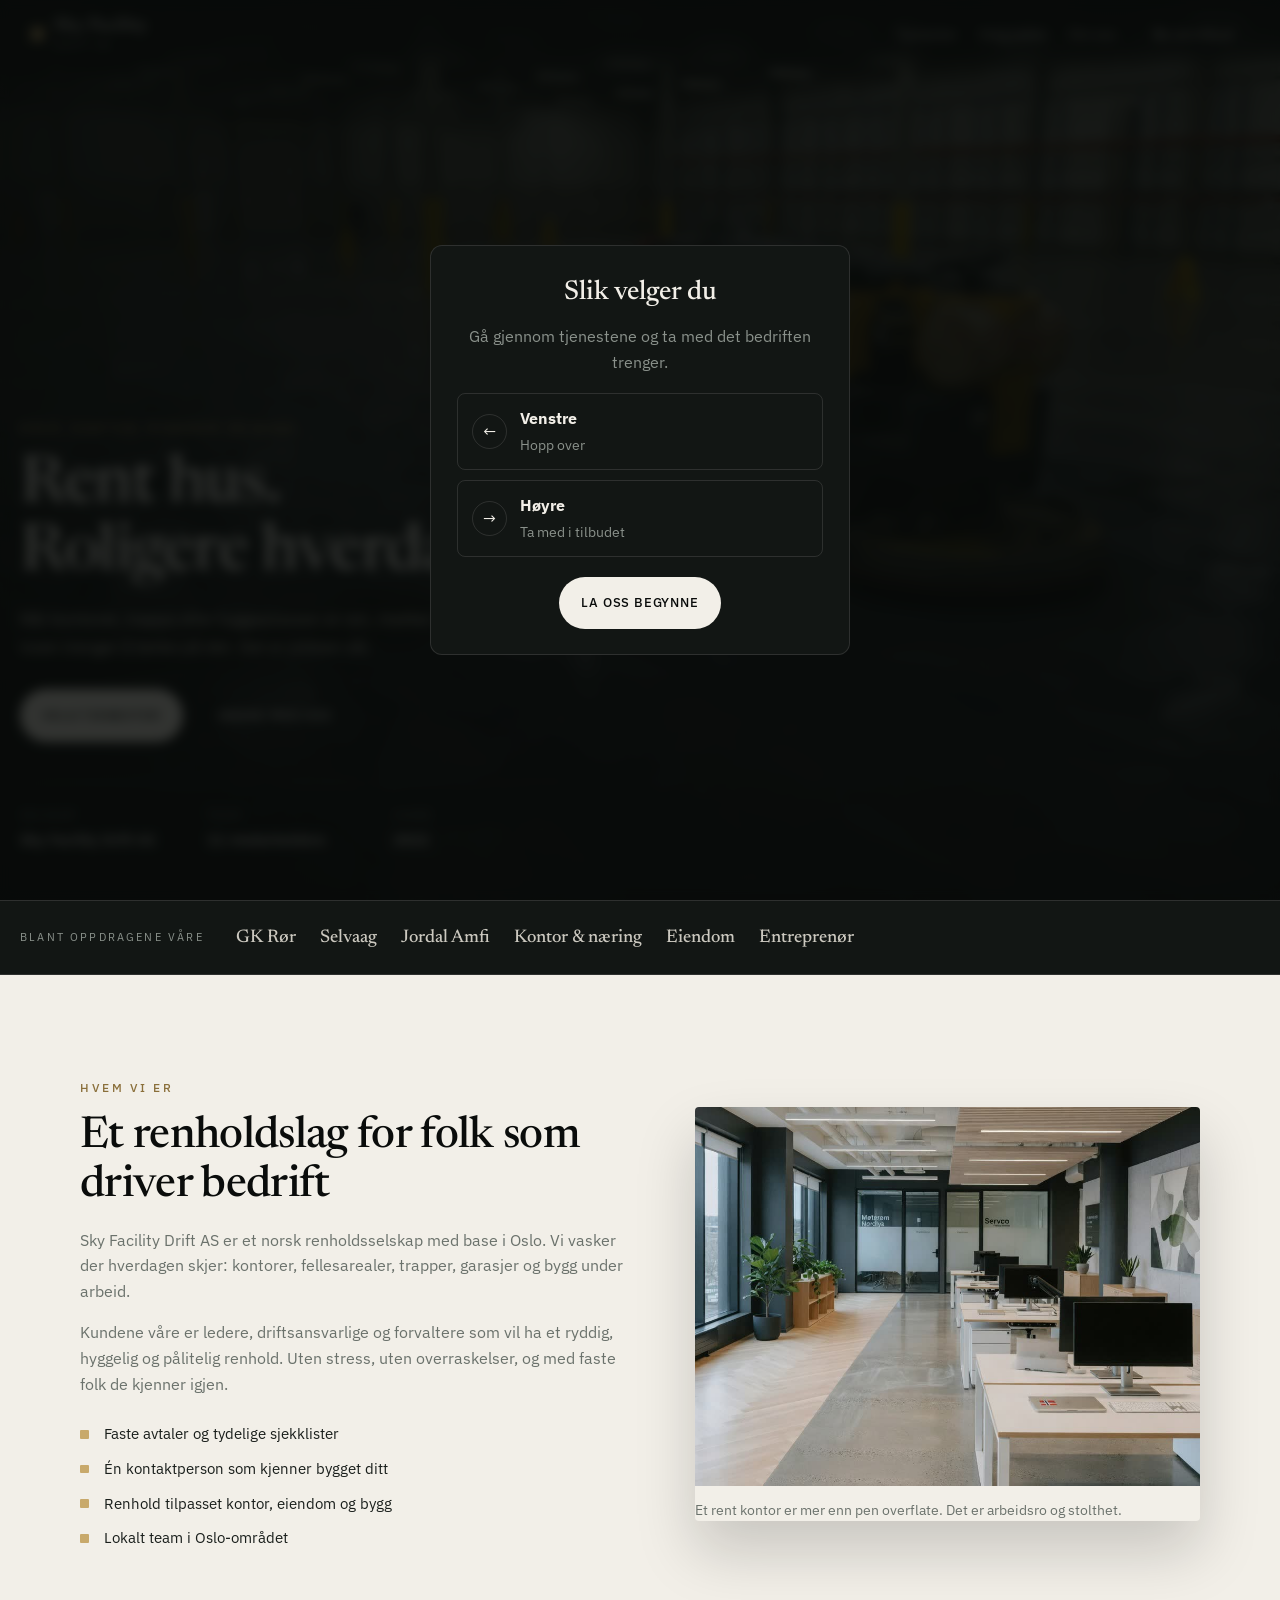
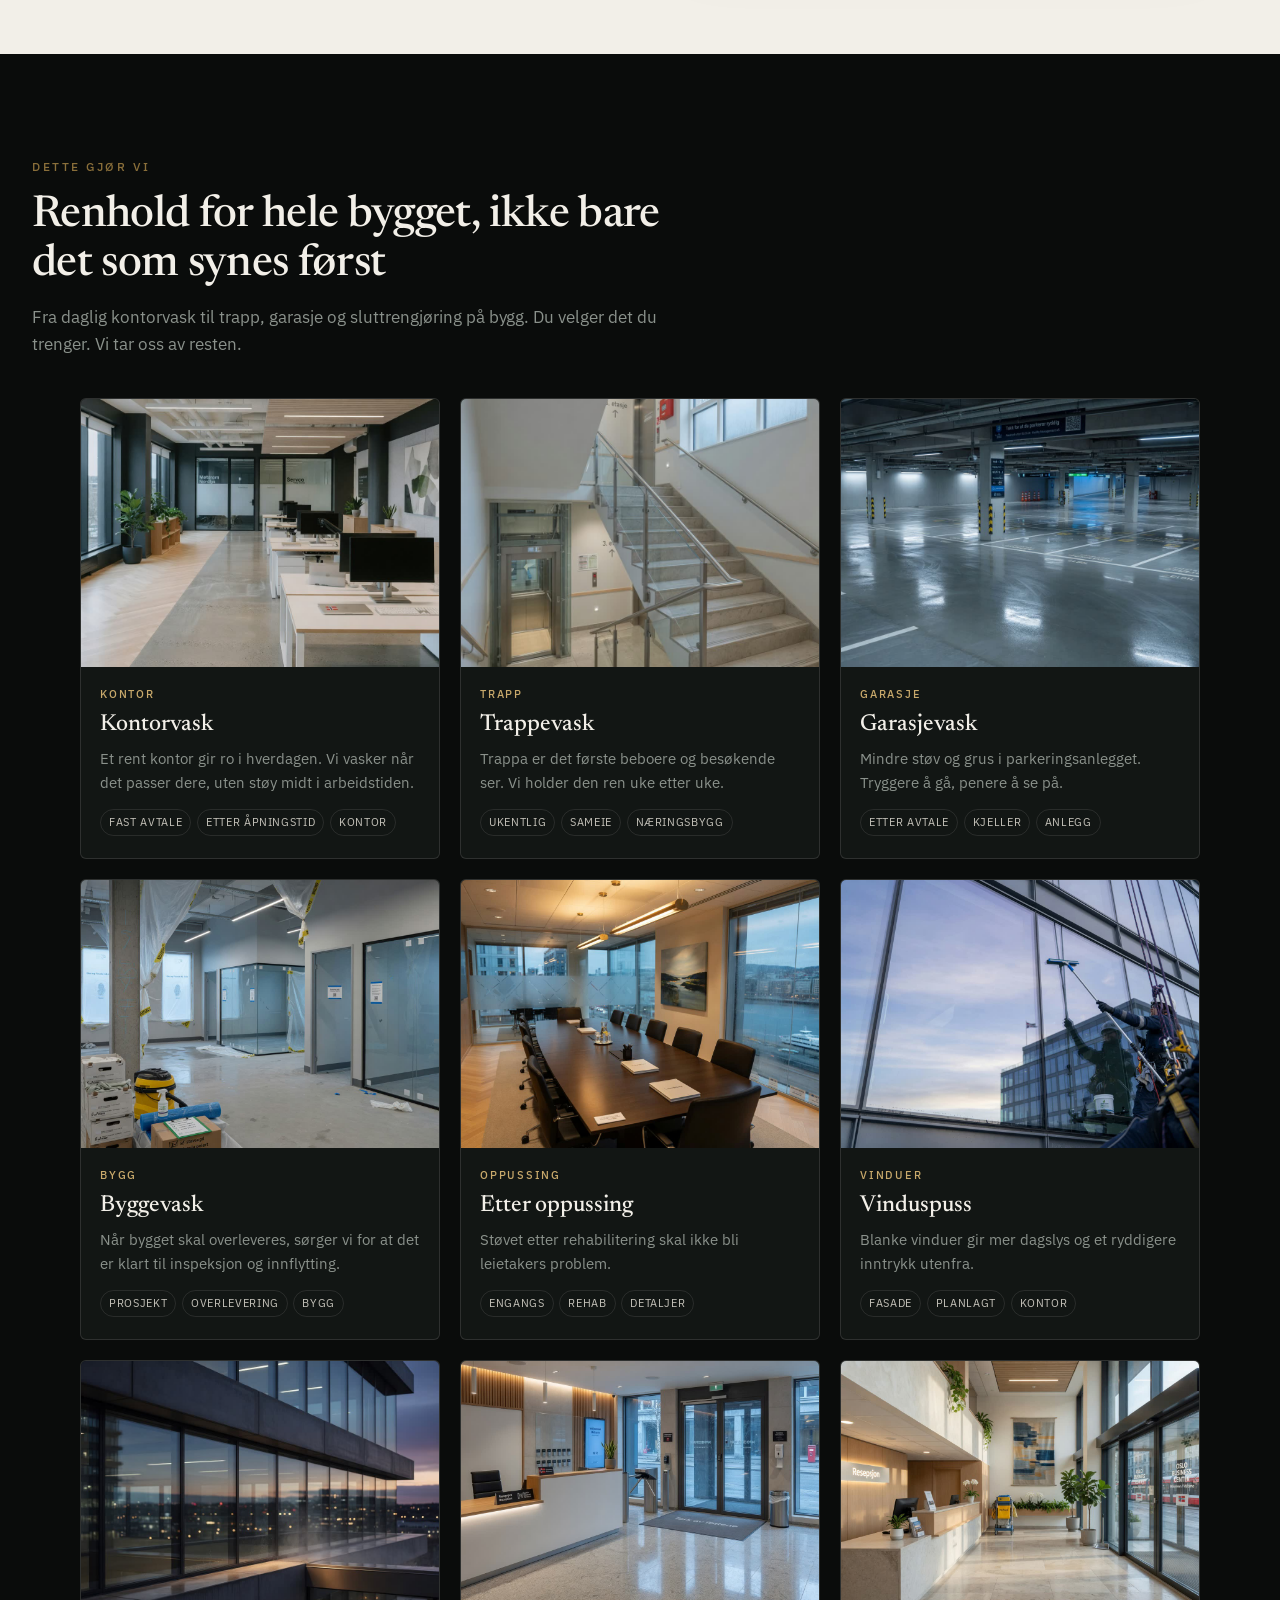
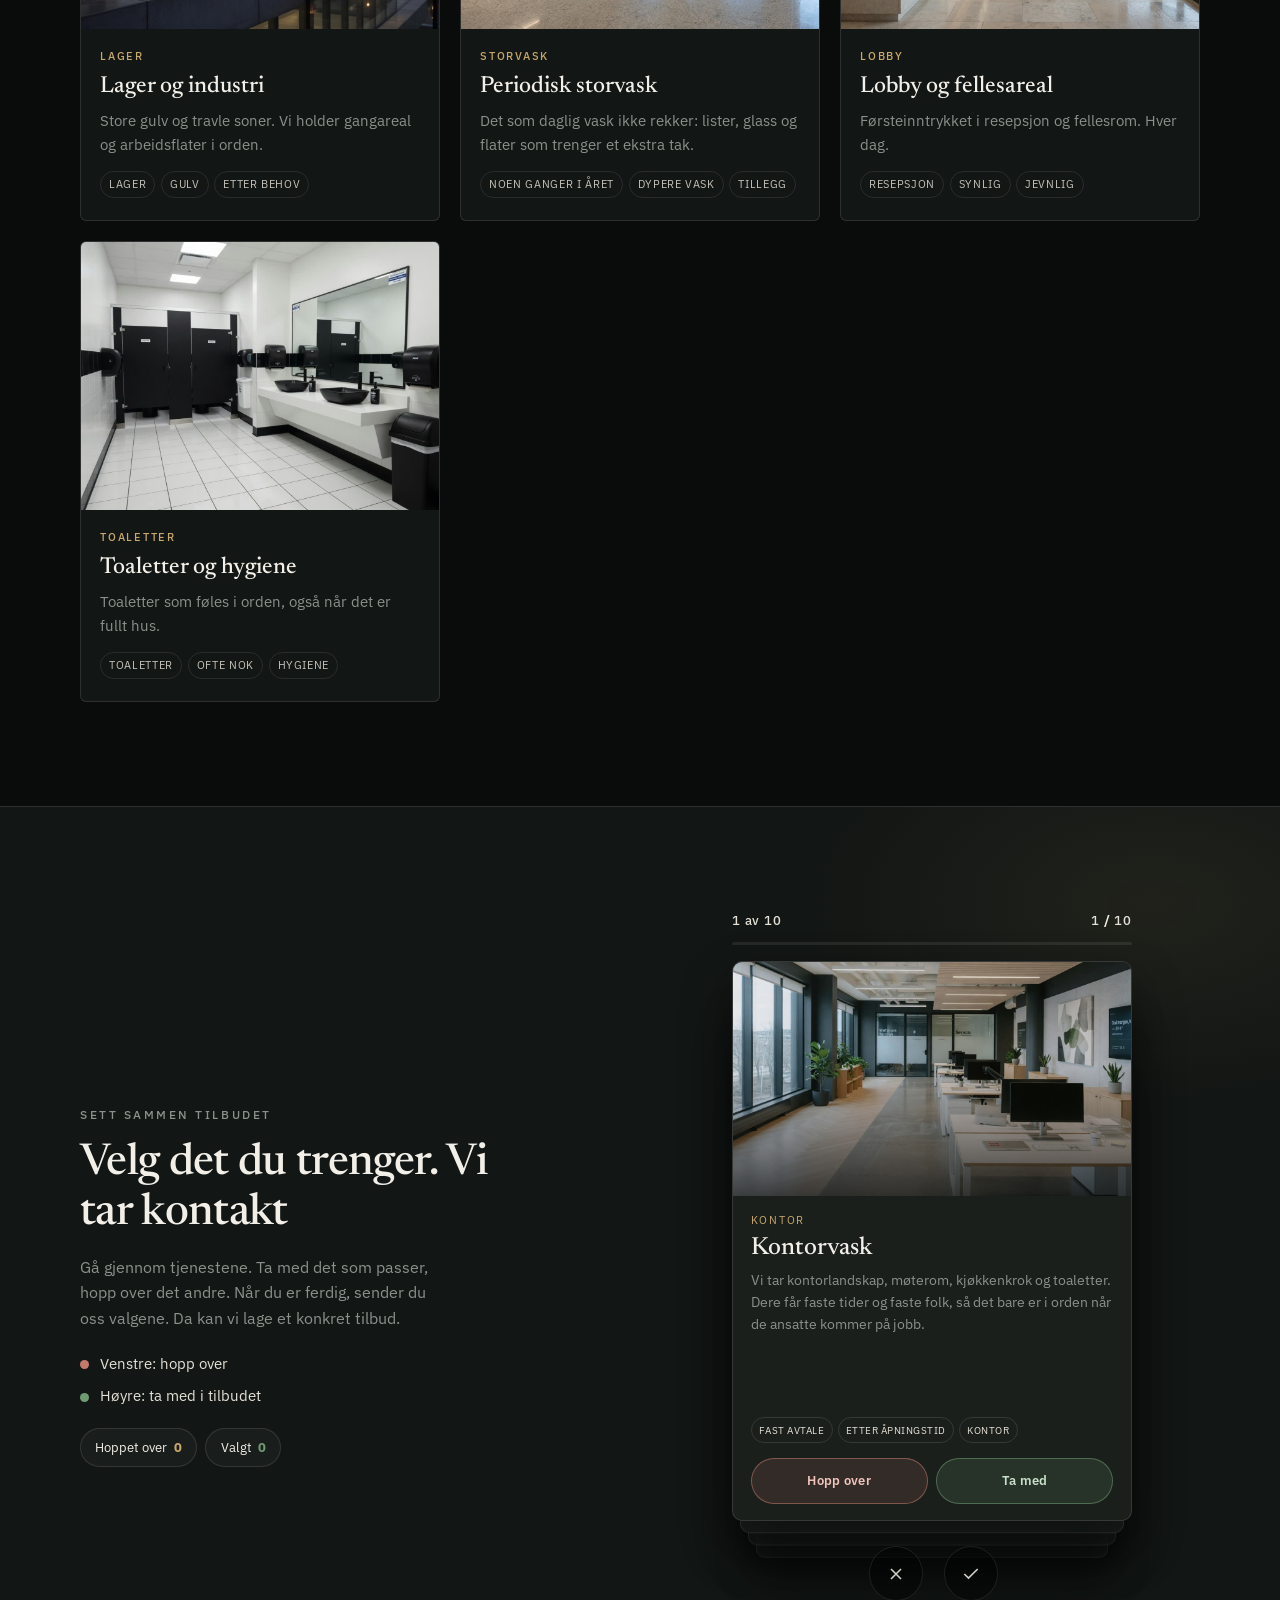
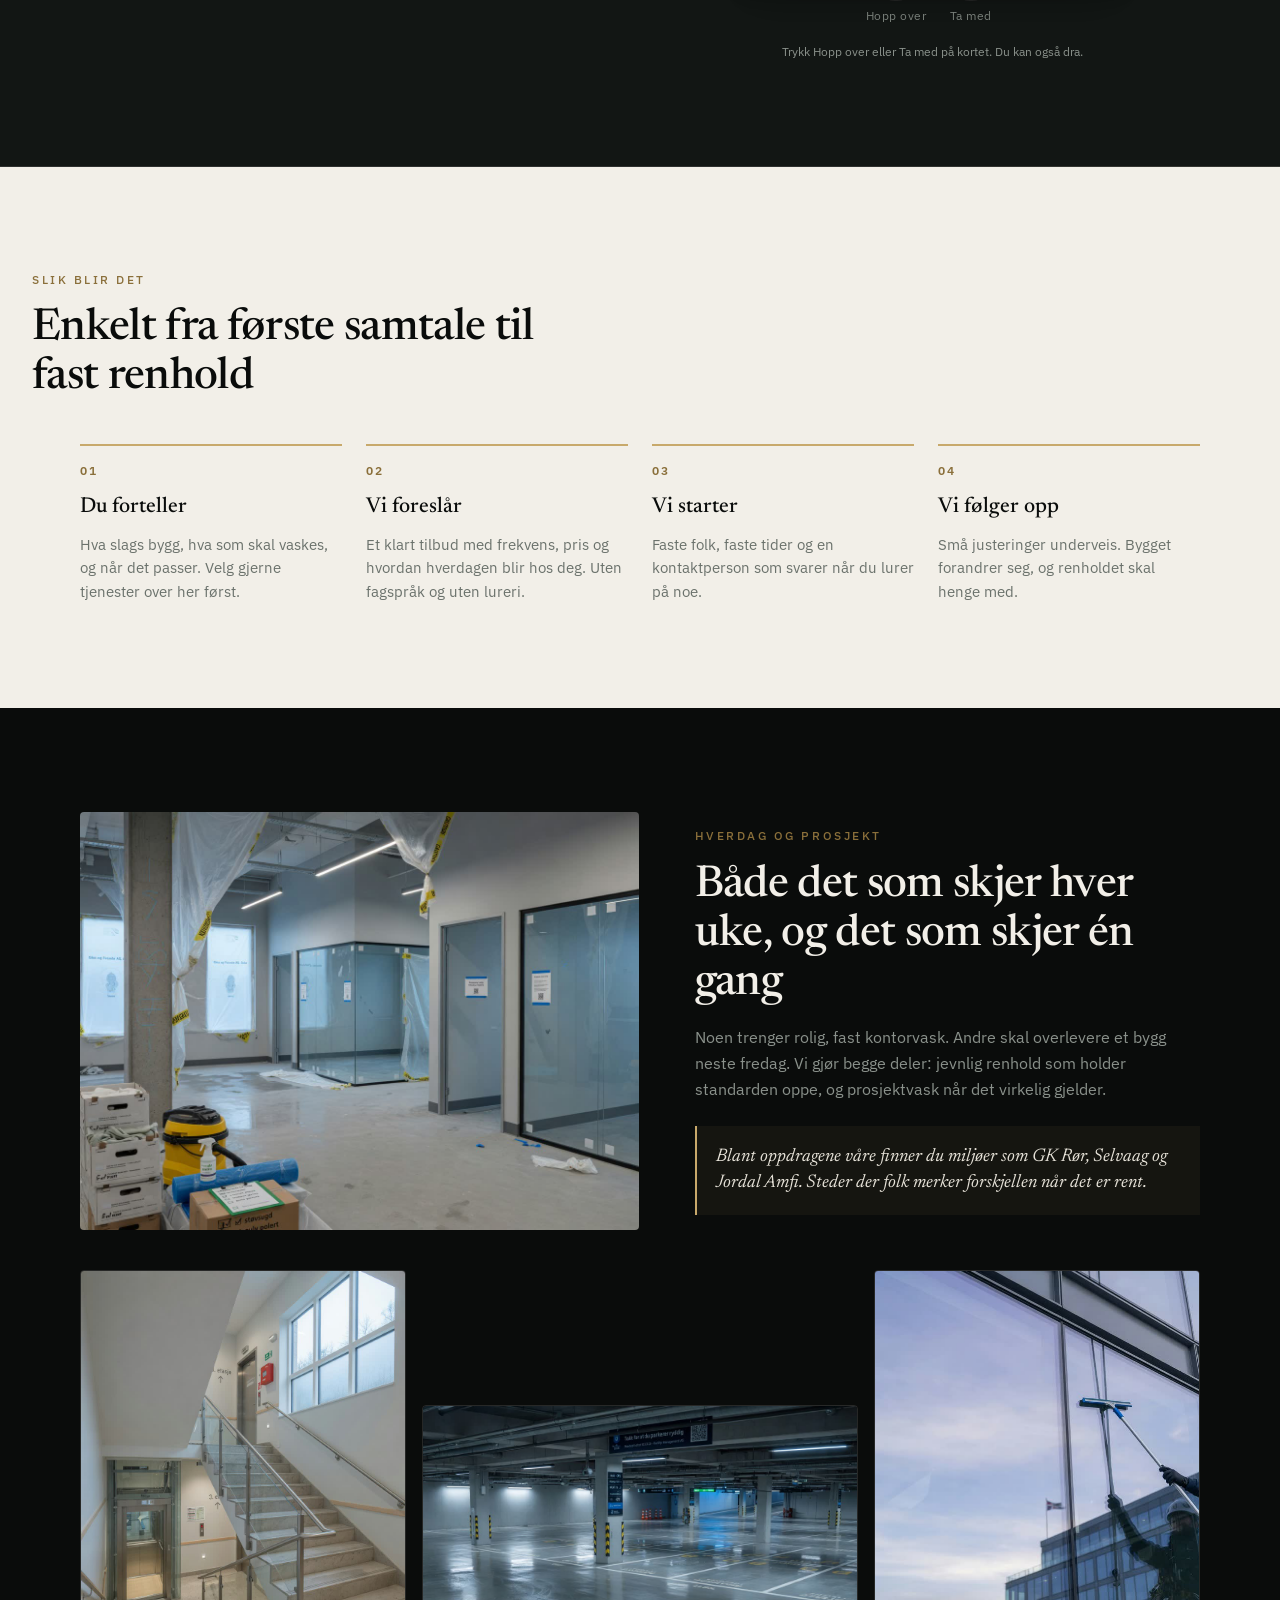
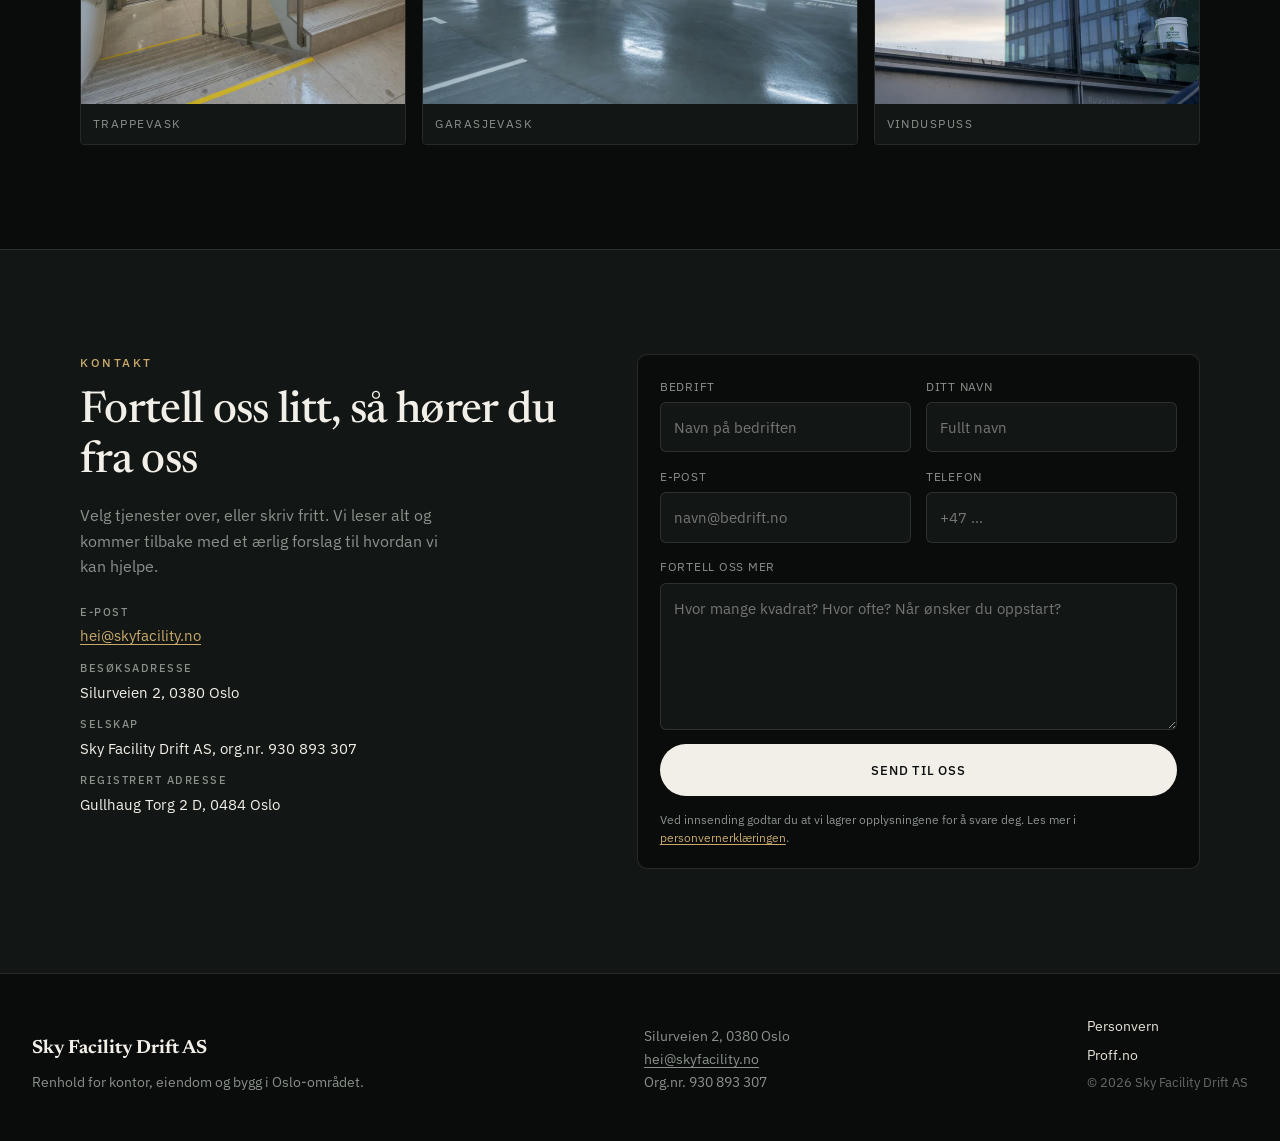
<file: index.html>
<!DOCTYPE html>
<html lang="nb">
<head>
 <meta charset="utf-8" />
 <meta name="viewport" content="width=device-width, initial-scale=1, viewport-fit=cover" />
 <title>Sky Facility Drift AS | Renhold for kontor, bygg og eiendom</title>
 <meta name="description" content="Sky Facility Drift AS holder kontorer, trapper, garasjer og byggeplasser rene for norske bedrifter i Oslo-området. Org.nr. 930 893 307." />
 <meta name="theme-color" content="#0a0c0b" />
 <link rel="canonical" href="https://skyfacility.no/" />
 <link rel="icon" href="/favicon.svg" type="image/svg+xml" />
 <meta property="og:type" content="website" />
 <meta property="og:locale" content="nb_NO" />
 <meta property="og:url" content="https://skyfacility.no/" />
 <meta property="og:title" content="Sky Facility: renhold som bedrifter kan stole på" />
 <meta property="og:description" content="Kontorvask, trappevask, garasjevask og byggevask. Velg tjenester og få tilbud. Enkelt og ryddig." />
 <meta property="og:image" content="https://skyfacility.no/assets/hero.jpg" />
 <meta name="twitter:card" content="summary_large_image" />
 <meta name="twitter:title" content="Sky Facility: renhold for bedrifter" />
 <meta name="twitter:description" content="Kontor, trapp, garasje og bygg. Renhold som fungerer i hverdagen." />
 <meta name="twitter:image" content="https://skyfacility.no/assets/hero.jpg" />
 <link rel="preconnect" href="https://fonts.googleapis.com" />
 <link rel="preconnect" href="https://fonts.gstatic.com" crossorigin />
 <link href="https://fonts.googleapis.com/css2?family=Newsreader:ital,opsz,wght@0,6..72,400;0,6..72,500;0,6..72,600;1,6..72,400&family=IBM+Plex+Sans:wght@300;400;500;600&display=swap" rel="stylesheet" />
 <link rel="preload" as="image" href="assets/hero.jpg" fetchpriority="high" />
 <link rel="stylesheet" href="styles.css?v=4269f46" />
 <script type="application/ld+json">
 {
 "@context": "https://schema.org",
 "@type": "LocalBusiness",
 "name": "Sky Facility Drift AS",
 "legalName": "SKY FACILITY DRIFT AS",
 "image": "https://skyfacility.no/assets/hero.jpg",
 "url": "https://skyfacility.no/",
 "email": "hei@skyfacility.no",
 "taxID": "930893307",
 "vatID": "NO930893307MVA",
 "foundingDate": "2023-02-02",
 "numberOfEmployees": { "@type": "QuantitativeValue", "value": 11 },
 "address": {
 "@type": "PostalAddress",
 "streetAddress": "Silurveien 2",
 "postalCode": "0380",
 "addressLocality": "Oslo",
 "addressCountry": "NO"
 },
 "geo": { "@type": "GeoCoordinates", "latitude": 59.926786, "longitude": 10.650921 },
 "areaServed": { "@type": "AdministrativeArea", "name": "Oslo og omegn" },
 "description": "Profesjonelt renhold for kontor, eiendom og byggeprosjekter.",
 "knowsAbout": ["Kontorvask", "Trappevask", "Garasjevask", "Byggevask", "Vinduspuss"],
 "sameAs": ["https://www.proff.no/selskap/sky-facility-drift-as/oslo/rengjøring/IFE89VF08NB"]
 }
 </script>
</head>
<body>
 <a class="skip-link" href="#main">Hopp til innhold</a>

 <header class="site-header" id="top">
 <a class="logo" href="#top">
 <span class="logo-mark" aria-hidden="true"></span>
 <span>
 <strong>Sky Facility</strong>
 <em>Drift AS</em>
 </span>
 </a>
 <nav class="nav" id="main-nav" aria-label="Hovedmeny">
 <a href="#tjenester">Tjenester</a>
 <a href="#velg">Velg pakke</a>
 <a href="#om-oss">Om oss</a>
 <a href="#kontakt" class="nav-cta">Be om tilbud</a>
 </nav>
 <button type="button" class="nav-toggle" id="nav-toggle" aria-label="Åpne meny" aria-expanded="false" aria-controls="main-nav">
 <span></span><span></span>
 </button>
 </header>

 <main id="main">
 <section class="hero">
 <div class="hero-media">
 <img src="assets/hero.jpg" alt="Næringsbygg i Oslo. Renhold for profesjonelle arbeidsplasser" width="1600" height="1200" fetchpriority="high" />
 <div class="hero-scrim"></div>
 </div>
 <div class="hero-content">
 <p class="eyebrow">Oslo, kontor, eiendom og bygg</p>
 <h1>Rent hus. Roligere&nbsp;hverdag.</h1>
 <p class="lead">
 Når kontoret, trappa eller byggeplassen er ren, merker alle det,
 uten at noen trenger å tenke på det. Det er jobben vår.
 </p>
 <div class="hero-actions">
 <a class="btn btn-light" href="#velg">Velg tjenester</a>
 <a class="btn btn-outline" href="#kontakt">Snakk med oss</a>
 </div>
 <dl class="hero-stats">
 <div>
 <dt>Selskap</dt>
 <dd>Sky Facility Drift AS</dd>
 </div>
 <div>
 <dt>Team</dt>
 <dd>11 medarbeidere</dd>
 </div>
 <div>
 <dt>Siden</dt>
 <dd>2023</dd>
 </div>
 </dl>
 </div>
 </section>

 <section class="refs-strip" aria-label="Kunder og miljøer">
 <p class="refs-label">Blant oppdragene våre</p>
 <ul class="refs-list">
 <li>GK Rør</li>
 <li>Selvaag</li>
 <li>Jordal Amfi</li>
 <li>Kontor &amp; næring</li>
 <li>Eiendom</li>
 <li>Entreprenør</li>
 </ul>
 </section>

 <section class="section intro" id="om-oss">
 <div class="section-grid">
 <div class="intro-copy">
 <p class="eyebrow dark">Hvem vi er</p>
 <h2>Et renholdslag for folk som driver&nbsp;bedrift</h2>
 <p>
 Sky Facility Drift AS er et norsk renholdsselskap med base i Oslo.
 Vi vasker der hverdagen skjer: kontorer, fellesarealer, trapper,
 garasjer og bygg under arbeid.
 </p>
 <p>
 Kundene våre er ledere, driftsansvarlige og forvaltere som vil ha
 et ryddig, hyggelig og pålitelig renhold. Uten stress, uten
 overraskelser, og med faste folk de kjenner igjen.
 </p>
 <ul class="check-list">
 <li>Faste avtaler og tydelige sjekklister</li>
 <li>Én kontaktperson som kjenner bygget ditt</li>
 <li>Renhold tilpasset kontor, eiendom og bygg</li>
 <li>Lokalt team i Oslo-området</li>
 </ul>
 </div>
 <figure class="intro-figure">
 <img src="assets/kontorvask.jpg" alt="Kontor som er klart for en ny arbeidsdag" width="1280" height="720" loading="lazy" />
 <figcaption>Et rent kontor er mer enn pen overflate. Det er arbeidsro og stolthet.</figcaption>
 </figure>
 </div>
 </section>

 <section class="section services" id="tjenester">
 <div class="section-head">
 <p class="eyebrow dark">Dette gjør vi</p>
 <h2>Renhold for hele bygget, ikke bare det som synes først</h2>
 <p class="section-lead">
 Fra daglig kontorvask til trapp, garasje og sluttrengjøring på bygg.
 Du velger det du trenger. Vi tar oss av resten.
 </p>
 </div>
 <div class="service-grid" id="service-grid"></div>
 </section>

 <section class="section deck-section" id="velg">
 <div class="deck-layout">
 <div class="deck-intro">
 <p class="eyebrow">Sett sammen tilbudet</p>
 <h2>Velg det du trenger. Vi tar&nbsp;kontakt</h2>
 <p>
 Gå gjennom tjenestene. Ta med det som passer, hopp over det andre.
 Når du er ferdig, sender du oss valgene. Da kan vi lage et konkret tilbud.
 </p>
 <ul class="deck-legend">
 <li><span class="dot skip"></span> Venstre: hopp over</li>
 <li><span class="dot keep"></span> Høyre: ta med i tilbudet</li>
 </ul>
 <div class="deck-counts">
 <button type="button" class="chip" id="btn-open-skip">Hoppet over <b id="skip-count">0</b></button>
 <button type="button" class="chip chip-keep" id="btn-open-keep">Valgt <b id="keep-count">0</b></button>
 </div>
 </div>

 <div class="deck-stage">
 <div class="deck-meta">
 <span id="progress-label">1 av 10</span>
 <strong class="sr-only"><span id="progress-current">1</span> / <span id="progress-total">10</span></strong>
 </div>
 <div class="progress-track" aria-hidden="true"><div class="progress-fill" id="progress-fill"></div></div>
 <div class="stack" id="stack" role="region" aria-label="Tjenestekort" aria-live="polite"></div>
 <div class="controls controls--secondary" aria-label="Hurtigvalg">
 <div class="ctrl-wrap">
 <button type="button" class="ctrl ctrl-skip" id="btn-skip" aria-label="Hopp over denne tjenesten">
 <svg viewBox="0 0 24 24" fill="none" stroke="currentColor" stroke-width="2" aria-hidden="true"><path d="M18 6L6 18M6 6l12 12"/></svg>
 </button>
 <span class="ctrl-label">Hopp over</span>
 </div>
 <div class="ctrl-wrap">
 <button type="button" class="ctrl ctrl-keep" id="btn-keep" aria-label="Ta med denne tjenesten">
 <svg viewBox="0 0 24 24" fill="none" stroke="currentColor" stroke-width="2" aria-hidden="true"><path d="M20 6L9 17l-5-5"/></svg>
 </button>
 <span class="ctrl-label">Ta med</span>
 </div>
 </div>
 <p class="help-line" id="stack-status">Trykk Hopp over eller Ta med på kortet. Du kan også dra.</p>
 </div>
 </div>

 <div class="plan-summary" id="plan-summary" hidden>
 <div class="plan-card">
 <h3 id="plan-title">Dine valg</h3>
 <p id="plan-lead">Dette har du tatt med. Fyll ut skjemaet under, så får vi valgene på e-post.</p>
 <ul class="plan-list" id="plan-list"></ul>
 <div class="plan-actions">
 <a class="btn btn-dark" href="#kontakt">Gå til skjema</a>
 <button type="button" class="btn btn-ghost-dark" id="btn-restart">Velg på nytt</button>
 </div>
 </div>
 </div>
 </section>

 <section class="section process" id="prosess">
 <div class="section-head">
 <p class="eyebrow dark">Slik blir det</p>
 <h2>Enkelt fra første samtale til fast&nbsp;renhold</h2>
 </div>
 <ol class="process-steps">
 <li>
 <span class="step-num">01</span>
 <h3>Du forteller</h3>
 <p>Hva slags bygg, hva som skal vaskes, og når det passer. Velg gjerne tjenester over her først.</p>
 </li>
 <li>
 <span class="step-num">02</span>
 <h3>Vi foreslår</h3>
 <p>Et klart tilbud med frekvens, pris og hvordan hverdagen blir hos deg. Uten fagspråk og uten lureri.</p>
 </li>
 <li>
 <span class="step-num">03</span>
 <h3>Vi starter</h3>
 <p>Faste folk, faste tider og en kontaktperson som svarer når du lurer på noe.</p>
 </li>
 <li>
 <span class="step-num">04</span>
 <h3>Vi følger opp</h3>
 <p>Små justeringer underveis. Bygget forandrer seg, og renholdet skal henge med.</p>
 </li>
 </ol>
 </section>

 <section class="section proof">
 <div class="section-grid proof-grid">
 <figure class="proof-visual">
 <img src="assets/byggevask.jpg" alt="Bygg klart til overlevering etter grundig renhold" width="1152" height="864" loading="lazy" />
 </figure>
 <div class="proof-copy">
 <p class="eyebrow dark">Hverdag og prosjekt</p>
 <h2>Både det som skjer hver uke, og det som skjer én gang</h2>
 <p>
 Noen trenger rolig, fast kontorvask. Andre skal overlevere et bygg
 neste fredag. Vi gjør begge deler: jevnlig renhold som holder standarden
 oppe, og prosjektvask når det virkelig gjelder.
 </p>
 <blockquote>
 Blant oppdragene våre finner du miljøer som GK Rør, Selvaag og Jordal Amfi.
 Steder der folk merker forskjellen når det er rent.
 </blockquote>
 </div>
 </div>
 <div class="mosaic">
 <figure>
 <img src="assets/trappevask.jpg" alt="Lys og ren trappeoppgang" loading="lazy" width="864" height="1152" />
 <figcaption>Trappevask</figcaption>
 </figure>
 <figure>
 <img src="assets/garasjevask.jpg" alt="Ren og ryddig parkeringskjeller" loading="lazy" width="1280" height="720" />
 <figcaption>Garasjevask</figcaption>
 </figure>
 <figure>
 <img src="assets/vinduspuss.jpg" alt="Blanke vinduer i næringsbygg" loading="lazy" width="1152" height="864" />
 <figcaption>Vinduspuss</figcaption>
 </figure>
 </div>
 </section>

 <section class="section contact" id="kontakt">
 <div class="contact-panel">
 <div>
 <p class="eyebrow">Kontakt</p>
 <h2>Fortell oss litt, så hører du fra&nbsp;oss</h2>
 <p class="contact-lead">
 Velg tjenester over, eller skriv fritt. Vi leser alt og kommer tilbake
 med et ærlig forslag til hvordan vi kan hjelpe.
 </p>
 <ul class="contact-meta">
 <li>
 <strong>E-post</strong>
 <a href="mailto:hei@skyfacility.no">hei@skyfacility.no</a>
 </li>
 <li>
 <strong>Besøksadresse</strong>
 Silurveien 2, 0380 Oslo
 </li>
 <li>
 <strong>Selskap</strong>
 Sky Facility Drift AS, org.nr. 930 893 307
 </li>
 <li>
 <strong>Registrert adresse</strong>
 Gullhaug Torg 2 D, 0484 Oslo
 </li>
 </ul>
 </div>

 <form class="contact-form" id="contact-form" novalidate>
 <input type="hidden" name="_subject" value="Ny henvendelse fra skyfacility.no" />
 <input type="hidden" name="_template" value="table" />
 <input type="hidden" name="_captcha" value="false" />
 <input type="text" name="_honey" class="hp" tabindex="-1" autocomplete="off" aria-hidden="true" />
 <input type="hidden" name="valgte_tjenester" id="field-services" value="" />
 <input type="hidden" name="hoppet_over" id="field-skipped" value="" />

 <label>
 Bedrift
 <input type="text" name="bedrift" required placeholder="Navn på bedriften" autocomplete="organization" />
 </label>
 <label>
 Ditt navn
 <input type="text" name="navn" required placeholder="Fullt navn" autocomplete="name" />
 </label>
 <label>
 E-post
 <input type="email" name="email" required placeholder="navn@bedrift.no" autocomplete="email" />
 </label>
 <label>
 Telefon
 <input type="tel" name="telefon" placeholder="+47 ..." autocomplete="tel" />
 </label>
 <label class="full">
 Fortell oss mer
 <textarea name="melding" id="contact-message" rows="5" required placeholder="Hvor mange kvadrat? Hvor ofte? Når ønsker du oppstart?"></textarea>
 </label>
 <p class="form-note" id="form-selected-note" hidden></p>
 <p class="form-status" id="form-status" role="status" aria-live="polite" hidden></p>
 <button type="submit" class="btn btn-light full-btn" id="form-submit">Send til oss</button>
 <p class="form-fine full">
 Ved innsending godtar du at vi lagrer opplysningene for å svare deg.
 Les mer i <a href="personvern.html">personvernerklæringen</a>.
 </p>
 </form>
 </div>
 </section>
 </main>

 <footer class="site-footer">
 <div>
 <strong>Sky Facility Drift AS</strong>
 <p>Renhold for kontor, eiendom og bygg i Oslo-området.</p>
 </div>
 <div>
 <p>Silurveien 2, 0380 Oslo</p>
 <p><a href="mailto:hei@skyfacility.no">hei@skyfacility.no</a></p>
 <p>Org.nr. 930 893 307</p>
 </div>
 <div class="footer-links">
 <a href="personvern.html">Personvern</a>
 <a href="https://www.proff.no/selskap/sky-facility-drift-as/oslo/rengjøring/IFE89VF08NB" rel="noopener noreferrer" target="_blank">Proff.no</a>
 <p class="copy">© <span id="year"></span> Sky Facility Drift AS</p>
 </div>
 </footer>

 <div class="panel-backdrop" id="panel-backdrop"></div>
 <aside class="panel" id="panel-keep" aria-label="Valgte tjenester">
 <header>
 <h3>Valgt</h3>
 <button type="button" class="chip" id="panel-keep-close">Lukk</button>
 </header>
 <ul class="panel-list" id="panel-keep-list"></ul>
 <p class="panel-empty" id="panel-keep-empty">Ingen tjenester valgt ennå.</p>
 </aside>
 <aside class="panel" id="panel-skip" aria-label="Hoppet over">
 <header>
 <h3>Hoppet over</h3>
 <button type="button" class="chip" id="panel-skip-close">Lukk</button>
 </header>
 <ul class="panel-list" id="panel-skip-list"></ul>
 <p class="panel-empty" id="panel-skip-empty">Ingen hoppet over ennå.</p>
 </aside>

 <div class="tutorial" id="tutorial" role="dialog" aria-modal="true" aria-labelledby="tut-title" hidden>
 <div class="tutorial-box">
 <h2 id="tut-title">Slik velger du</h2>
 <p>Gå gjennom tjenestene og ta med det bedriften trenger.</p>
 <div class="tutorial-rows">
 <div class="tutorial-row"><span aria-hidden="true">←</span><div><strong>Venstre</strong><em>Hopp over</em></div></div>
 <div class="tutorial-row"><span aria-hidden="true">→</span><div><strong>Høyre</strong><em>Ta med i tilbudet</em></div></div>
 </div>
 <button type="button" class="btn btn-light" id="btn-tutorial-ok">La oss begynne</button>
 </div>
 </div>

 <script src="app.js?v=4269f46" defer></script>
</body>
</html>
</file>
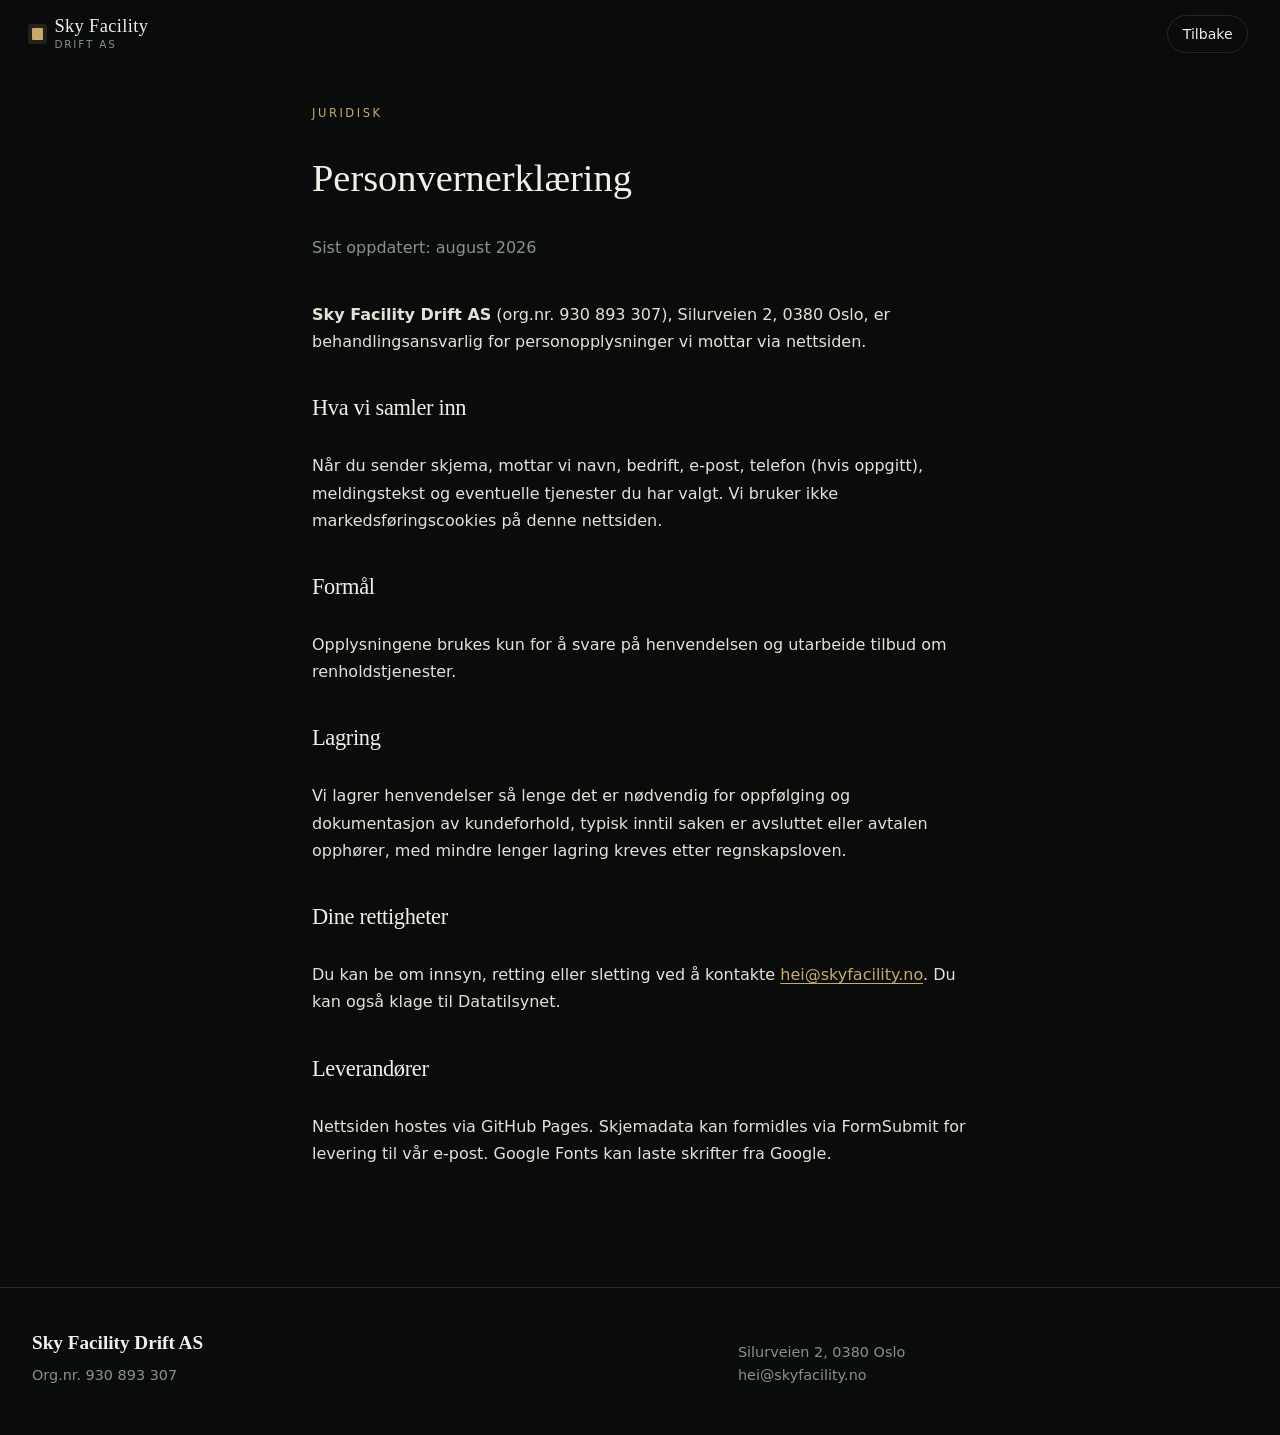
<file: personvern.html>
﻿<!DOCTYPE html>
<html lang="nb">
<head>
  <meta charset="utf-8" />
  <meta name="viewport" content="width=device-width, initial-scale=1" />
  <title>Personvern · Sky Facility Drift AS</title>
  <meta name="description" content="Personvernerklæring for Sky Facility Drift AS." />
  <link rel="canonical" href="https://skyfacility.no/personvern.html" />
  <link rel="icon" href="/favicon.svg" type="image/svg+xml" />
  <link rel="stylesheet" href="styles.css" />
</head>
<body class="legal-page">
  <header class="site-header">
    <a class="logo" href="/">
      <span class="logo-mark" aria-hidden="true"></span>
      <span><strong>Sky Facility</strong><em>Drift AS</em></span>
    </a>
    <a class="nav-cta" href="/#kontakt" style="border:1px solid rgba(242,239,232,.12);padding:.45rem .9rem;border-radius:999px;text-decoration:none;font-size:.88rem">Tilbake</a>
  </header>
  <main class="section" style="padding-top:6.5rem;max-width:720px;margin:0 auto">
    <p class="eyebrow dark" style="color:var(--accent)">Juridisk</p>
    <h1 style="font-family:var(--font-display);font-weight:500;font-size:clamp(1.8rem,4vw,2.4rem)">Personvernerklæring</h1>
    <p style="color:var(--muted)">Sist oppdatert: august 2026</p>
    <div style="color:var(--paper-2);line-height:1.7;display:grid;gap:1rem;margin-top:1.5rem">
      <p><strong>Sky Facility Drift AS</strong> (org.nr. 930 893 307), Silurveien 2, 0380 Oslo, er behandlingsansvarlig for personopplysninger vi mottar via nettsiden.</p>
      <h2 style="font-family:var(--font-display);font-size:1.4rem;margin:0.5rem 0 0">Hva vi samler inn</h2>
      <p>Når du sender skjema, mottar vi navn, bedrift, e-post, telefon (hvis oppgitt), meldingstekst og eventuelle tjenester du har valgt. Vi bruker ikke markedsføringscookies på denne nettsiden.</p>
      <h2 style="font-family:var(--font-display);font-size:1.4rem;margin:0.5rem 0 0">Formål</h2>
      <p>Opplysningene brukes kun for å svare på henvendelsen og utarbeide tilbud om renholdstjenester.</p>
      <h2 style="font-family:var(--font-display);font-size:1.4rem;margin:0.5rem 0 0">Lagring</h2>
      <p>Vi lagrer henvendelser så lenge det er nødvendig for oppfølging og dokumentasjon av kundeforhold, typisk inntil saken er avsluttet eller avtalen opphører, med mindre lenger lagring kreves etter regnskapsloven.</p>
      <h2 style="font-family:var(--font-display);font-size:1.4rem;margin:0.5rem 0 0">Dine rettigheter</h2>
      <p>Du kan be om innsyn, retting eller sletting ved å kontakte <a href="mailto:hei@skyfacility.no" style="color:var(--accent)">hei@skyfacility.no</a>. Du kan også klage til Datatilsynet.</p>
      <h2 style="font-family:var(--font-display);font-size:1.4rem;margin:0.5rem 0 0">Leverandører</h2>
      <p>Nettsiden hostes via GitHub Pages. Skjemadata kan formidles via FormSubmit for levering til vår e-post. Google Fonts kan laste skrifter fra Google.</p>
    </div>
  </main>
  <footer class="site-footer">
    <div><strong>Sky Facility Drift AS</strong><p>Org.nr. 930 893 307</p></div>
    <div><p>Silurveien 2, 0380 Oslo</p><p>hei@skyfacility.no</p></div>
  </footer>
</body>
</html>
</file>
<file: styles.css>
/* Sky Facility — B2B commercial cleaning
   Aesthetic: industrial-refined Nordic facility
   Type: Newsreader + IBM Plex Sans — not Inter/Space Grotesk */

:root {
  --ink: #0a0c0b;
  --ink-2: #121614;
  --ink-3: #1a1f1c;
  --paper: #f2efe8;
  --paper-2: #e5e1d7;
  --muted: #8a918b;
  --muted-2: #6b726c;
  --line: rgba(242, 239, 232, 0.12);
  --line-dark: rgba(10, 12, 11, 0.12);
  --accent: #c8a96b;
  --accent-soft: rgba(200, 169, 107, 0.15);
  --keep: #6f9b72;
  --skip: #c47a6a;
  --font-display: "Newsreader", Georgia, "Times New Roman", serif;
  --font-body: "IBM Plex Sans", system-ui, sans-serif;
  --ease: cubic-bezier(0.16, 1, 0.3, 1);
  --ease-soft: cubic-bezier(0.22, 1, 0.36, 1);
  --card-w: min(400px, calc(100vw - 2rem));
  --header-h: 4.25rem;
  --max: 1120px;
}

*, *::before, *::after { box-sizing: border-box; }
html { scroll-behavior: smooth; }
body {
  margin: 0;
  font-family: var(--font-body);
  font-weight: 400;
  font-size: 1rem;
  line-height: 1.6;
  color: var(--paper);
  background: var(--ink);
  -webkit-font-smoothing: antialiased;
}
img { max-width: 100%; display: block; height: auto; }
a { color: inherit; text-decoration-thickness: 1px; text-underline-offset: 0.2em; }
button, input, textarea { font: inherit; color: inherit; }

.skip-link {
  position: absolute;
  left: -999px;
  top: 0;
  background: var(--paper);
  color: var(--ink);
  padding: 0.5rem 1rem;
  z-index: 200;
}
.skip-link:focus { left: 0.5rem; top: 0.5rem; }

/* Header */
.site-header {
  position: fixed;
  inset: 0 0 auto;
  height: var(--header-h);
  z-index: 60;
  display: flex;
  align-items: center;
  justify-content: space-between;
  padding: 0 1.25rem;
  background: linear-gradient(180deg, rgba(10,12,11,0.94), rgba(10,12,11,0.7) 70%, transparent);
  backdrop-filter: blur(10px);
}
.logo {
  display: flex;
  align-items: center;
  gap: 0.7rem;
  text-decoration: none;
}
.logo-mark {
  width: 0.7rem;
  height: 0.7rem;
  background: var(--accent);
  border-radius: 1px;
  box-shadow: 0 0 0 4px var(--accent-soft);
}
.logo strong {
  display: block;
  font-family: var(--font-display);
  font-weight: 500;
  font-size: 1.15rem;
  letter-spacing: 0.02em;
  line-height: 1.1;
}
.logo em {
  display: block;
  font-style: normal;
  font-size: 0.65rem;
  letter-spacing: 0.18em;
  text-transform: uppercase;
  color: var(--muted);
}
.nav {
  display: none;
  gap: 1.35rem;
  align-items: center;
  font-size: 0.88rem;
}
.nav a { text-decoration: none; color: var(--paper-2); opacity: 0.85; }
.nav a:hover { opacity: 1; color: #fff; }
.nav-cta {
  border: 1px solid var(--line);
  padding: 0.45rem 0.9rem;
  border-radius: 999px;
  opacity: 1 !important;
}
.nav-toggle {
  width: 2.5rem;
  height: 2.5rem;
  border: 0;
  background: transparent;
  display: grid;
  gap: 6px;
  place-content: center;
  cursor: pointer;
}
.nav-toggle span {
  display: block;
  width: 1.25rem;
  height: 1.5px;
  background: var(--paper);
}
@media (min-width: 860px) {
  .nav { display: flex; }
  .nav-toggle { display: none; }
  .site-header { padding: 0 2rem; }
}
.nav.is-open {
  display: flex;
  position: absolute;
  top: var(--header-h);
  left: 0; right: 0;
  flex-direction: column;
  align-items: flex-start;
  padding: 1rem 1.25rem 1.5rem;
  background: var(--ink-2);
  border-bottom: 1px solid var(--line);
  gap: 1rem;
}

/* Buttons */
.btn {
  display: inline-flex;
  align-items: center;
  justify-content: center;
  gap: 0.5rem;
  border: 0;
  cursor: pointer;
  font-size: 0.82rem;
  font-weight: 500;
  letter-spacing: 0.06em;
  text-transform: uppercase;
  text-decoration: none;
  border-radius: 999px;
  padding: 0.95rem 1.4rem;
  transition: transform 0.2s var(--ease), background 0.2s, border-color 0.2s, color 0.2s;
}
.btn:active { transform: scale(0.98); }
.btn-light { background: var(--paper); color: var(--ink); }
.btn-light:hover { background: #fff; }
.btn-dark { background: var(--ink); color: var(--paper); }
.btn-outline {
  background: transparent;
  color: var(--paper);
  border: 1px solid var(--line);
}
.btn-outline:hover { border-color: rgba(242,239,232,0.35); }
.btn-ghost-dark {
  background: transparent;
  color: var(--ink);
  border: 1px solid var(--line-dark);
}

/* Hero */
.hero {
  position: relative;
  min-height: 100dvh;
  display: grid;
  align-items: end;
  padding: calc(var(--header-h) + 2rem) 1.25rem 3rem;
}
.hero-media {
  position: absolute;
  inset: 0;
  z-index: 0;
}
.hero-media img {
  width: 100%;
  height: 100%;
  object-fit: cover;
}
.hero-scrim {
  position: absolute;
  inset: 0;
  background:
    linear-gradient(180deg, rgba(10,12,11,0.35) 0%, rgba(10,12,11,0.55) 40%, rgba(10,12,11,0.92) 100%),
    linear-gradient(90deg, rgba(10,12,11,0.75) 0%, transparent 55%);
}
.hero-content {
  position: relative;
  z-index: 1;
  max-width: 40rem;
}
.eyebrow {
  margin: 0 0 1rem;
  font-size: 0.72rem;
  letter-spacing: 0.22em;
  text-transform: uppercase;
  color: var(--accent);
  font-weight: 500;
}
.eyebrow.dark { color: #8a6f3a; }
.hero h1 {
  margin: 0 0 1.1rem;
  font-family: var(--font-display);
  font-weight: 500;
  font-size: clamp(2.4rem, 7vw, 4rem);
  line-height: 1.05;
  letter-spacing: -0.02em;
}
.lead {
  margin: 0 0 1.75rem;
  color: var(--paper-2);
  font-size: 1.08rem;
  max-width: 34rem;
  opacity: 0.92;
}
.hero-actions {
  display: flex;
  flex-wrap: wrap;
  gap: 0.75rem;
  margin-bottom: 2.5rem;
}
.hero-stats {
  display: grid;
  grid-template-columns: repeat(3, minmax(0, 1fr));
  gap: 1rem;
  margin: 0;
  padding-top: 1.5rem;
  border-top: 1px solid var(--line);
  max-width: 34rem;
}
.hero-stats dt {
  font-size: 0.68rem;
  letter-spacing: 0.16em;
  text-transform: uppercase;
  color: var(--muted);
  margin-bottom: 0.25rem;
}
.hero-stats dd {
  margin: 0;
  font-size: 0.92rem;
  font-weight: 500;
}

/* Refs */
.refs-strip {
  border-block: 1px solid var(--line);
  background: var(--ink-2);
  padding: 1.35rem 1.25rem;
  display: flex;
  flex-wrap: wrap;
  align-items: center;
  gap: 1rem 2rem;
}
.refs-label {
  margin: 0;
  font-size: 0.68rem;
  letter-spacing: 0.2em;
  text-transform: uppercase;
  color: var(--muted);
}
.refs-list {
  list-style: none;
  margin: 0;
  padding: 0;
  display: flex;
  flex-wrap: wrap;
  gap: 0.65rem 1.5rem;
  font-family: var(--font-display);
  font-size: 1.15rem;
  font-weight: 500;
  color: var(--paper-2);
  opacity: 0.88;
}

/* Sections */
.section {
  padding: 5rem 1.25rem;
}
@media (min-width: 860px) {
  .section { padding: 6.5rem 2rem; }
}
.section-head {
  max-width: 40rem;
  margin-bottom: 2.5rem;
}
.section h2 {
  margin: 0 0 0.85rem;
  font-family: var(--font-display);
  font-weight: 500;
  font-size: clamp(1.9rem, 4vw, 2.75rem);
  line-height: 1.12;
  letter-spacing: -0.015em;
  color: var(--paper);
}
.section-lead {
  margin: 0;
  color: var(--muted);
  font-size: 1.05rem;
}
.section-grid {
  max-width: var(--max);
  margin: 0 auto;
  display: grid;
  gap: 2.5rem;
}
@media (min-width: 900px) {
  .section-grid {
    grid-template-columns: 1.05fr 0.95fr;
    align-items: center;
    gap: 3.5rem;
  }
}

/* Intro (light band) */
.intro {
  background: var(--paper);
  color: var(--ink);
}
.intro h2 { color: var(--ink); }
.intro p { color: var(--muted-2); }
.intro-copy p + p { margin-top: 1rem; }
.check-list {
  list-style: none;
  margin: 1.5rem 0 0;
  padding: 0;
  display: grid;
  gap: 0.65rem;
}
.check-list li {
  position: relative;
  padding-left: 1.5rem;
  color: var(--ink-3);
  font-size: 0.95rem;
}
.check-list li::before {
  content: "";
  position: absolute;
  left: 0;
  top: 0.55rem;
  width: 0.55rem;
  height: 0.55rem;
  background: var(--accent);
  border-radius: 1px;
}
.intro-figure {
  margin: 0;
  border-radius: 4px;
  overflow: hidden;
  box-shadow: 0 30px 60px rgba(10,12,11,0.18);
}
.intro-figure img {
  width: 100%;
  aspect-ratio: 4/3;
  object-fit: cover;
}
.intro-figure figcaption {
  padding: 0.85rem 0 0;
  font-size: 0.85rem;
  color: var(--muted-2);
}

/* Services grid */
.services { background: var(--ink); }
.service-grid {
  max-width: var(--max);
  margin: 0 auto;
  display: grid;
  gap: 1.25rem;
  grid-template-columns: 1fr;
}
@media (min-width: 700px) {
  .service-grid { grid-template-columns: repeat(2, 1fr); }
}
@media (min-width: 1000px) {
  .service-grid { grid-template-columns: repeat(3, 1fr); }
}
.service-card {
  background: var(--ink-2);
  border: 1px solid var(--line);
  border-radius: 6px;
  overflow: hidden;
  display: flex;
  flex-direction: column;
  min-height: 100%;
  transition: border-color 0.25s var(--ease), transform 0.25s var(--ease);
}
.service-card:hover {
  border-color: rgba(200,169,107,0.35);
  transform: translateY(-3px);
}
.service-card img {
  width: 100%;
  aspect-ratio: 4/3;
  object-fit: cover;
}
.service-card .body {
  padding: 1.15rem 1.2rem 1.35rem;
  display: flex;
  flex-direction: column;
  gap: 0.55rem;
  flex: 1;
}
.service-card .kicker {
  font-size: 0.68rem;
  letter-spacing: 0.16em;
  text-transform: uppercase;
  color: var(--accent);
  font-weight: 500;
}
.service-card h3 {
  margin: 0;
  font-family: var(--font-display);
  font-weight: 500;
  font-size: 1.45rem;
  line-height: 1.15;
}
.service-card p {
  margin: 0;
  color: var(--muted);
  font-size: 0.92rem;
  flex: 1;
}
.service-card .meta {
  display: flex;
  flex-wrap: wrap;
  gap: 0.35rem;
  margin-top: 0.35rem;
}
.service-card .meta span {
  font-size: 0.68rem;
  letter-spacing: 0.06em;
  text-transform: uppercase;
  border: 1px solid var(--line);
  padding: 0.25rem 0.5rem;
  border-radius: 999px;
  color: var(--paper-2);
  opacity: 0.85;
}

/* Deck section */
.deck-section {
  background:
    radial-gradient(700px 400px at 90% 10%, rgba(200,169,107,0.08), transparent 50%),
    var(--ink-2);
  border-block: 1px solid var(--line);
}
.deck-layout {
  max-width: var(--max);
  margin: 0 auto;
  display: grid;
  gap: 2.5rem;
}
@media (min-width: 960px) {
  .deck-layout {
    grid-template-columns: 1fr 1fr;
    align-items: center;
    gap: 3rem;
  }
}
.deck-intro h2 { max-width: 18ch; }
.deck-intro p { color: var(--muted); max-width: 36ch; }
.deck-legend {
  list-style: none;
  margin: 1.25rem 0;
  padding: 0;
  display: grid;
  gap: 0.55rem;
  color: var(--paper-2);
  font-size: 0.92rem;
}
.dot {
  display: inline-block;
  width: 0.55rem;
  height: 0.55rem;
  border-radius: 50%;
  margin-right: 0.45rem;
  vertical-align: middle;
}
.dot.skip { background: var(--skip); }
.dot.keep { background: var(--keep); }
.deck-counts { display: flex; gap: 0.5rem; flex-wrap: wrap; }
.chip {
  appearance: none;
  border: 1px solid var(--line);
  background: rgba(255,255,255,0.03);
  border-radius: 999px;
  padding: 0.5rem 0.9rem;
  cursor: pointer;
  font-size: 0.82rem;
  display: inline-flex;
  gap: 0.4rem;
  align-items: center;
}
.chip b { color: var(--accent); }
.chip-keep b { color: var(--keep); }

.deck-stage {
  display: flex;
  flex-direction: column;
  align-items: center;
  gap: 1rem;
}
.deck-meta {
  width: var(--card-w);
  display: flex;
  justify-content: space-between;
  font-size: 0.72rem;
  letter-spacing: 0.14em;
  text-transform: uppercase;
  color: var(--muted);
}
.deck-meta strong { color: var(--paper); letter-spacing: 0.06em; }

.stack {
  position: relative;
  width: var(--card-w);
  height: min(560px, calc(100dvh - 14rem));
  touch-action: none;
  user-select: none;
  /* Room so stacked cards (translateY) don't cover controls below */
  margin-bottom: 0.25rem;
  z-index: 1;
}
.card {
  position: absolute;
  inset: 0;
  border-radius: 10px;
  overflow: hidden;
  background: var(--ink-3);
  border: 1px solid var(--line);
  box-shadow: 0 24px 50px rgba(0,0,0,0.45);
  transform-origin: 50% 110%;
  will-change: transform;
  cursor: grab;
  display: flex;
  flex-direction: column;
}
.card:active { cursor: grabbing; }
.card.is-top { z-index: 5; }
.card.is-next { z-index: 4; pointer-events: none; }
.card.is-third { z-index: 3; pointer-events: none; }
.card.is-gone {
  pointer-events: none;
  transition: transform 0.42s var(--ease), opacity 0.42s var(--ease);
}
.card-media {
  position: relative;
  height: 42%;
  min-height: 140px;
  flex-shrink: 0;
  overflow: hidden;
}
.card-media img {
  width: 100%;
  height: 100%;
  object-fit: cover;
}
.card-media::after {
  content: "";
  position: absolute;
  inset: 0;
  background: linear-gradient(180deg, transparent 45%, rgba(10,12,11,0.75) 100%);
}
.card-stamp {
  position: absolute;
  top: 1.1rem;
  z-index: 2;
  padding: 0.4rem 0.7rem;
  border: 2px solid;
  border-radius: 6px;
  font-weight: 600;
  font-size: 0.85rem;
  letter-spacing: 0.14em;
  text-transform: uppercase;
  opacity: 0;
  pointer-events: none;
}
.card-stamp--keep {
  left: 1rem;
  color: var(--keep);
  border-color: var(--keep);
  background: rgba(111,155,114,0.12);
  transform: rotate(-12deg);
}
.card-stamp--skip {
  right: 1rem;
  color: var(--skip);
  border-color: var(--skip);
  background: rgba(196,122,106,0.12);
  transform: rotate(12deg);
}
.card.show-keep .card-stamp--keep,
.card.show-skip .card-stamp--skip { opacity: 1; }

.card-body {
  padding: 0.95rem 1.1rem 1rem;
  flex: 1;
  min-height: 0;
  display: flex;
  flex-direction: column;
  gap: 0.4rem;
}
.card-actions {
  display: grid;
  grid-template-columns: 1fr 1fr;
  gap: 0.55rem;
  margin-top: auto;
  padding-top: 0.55rem;
  position: relative;
  z-index: 6;
}
.card:not(.is-top) .card-actions {
  visibility: hidden;
}
.card-btn {
  appearance: none;
  border: 1px solid var(--line);
  border-radius: 999px;
  padding: 0.72rem 0.65rem;
  font: inherit;
  font-size: 0.82rem;
  font-weight: 600;
  letter-spacing: 0.02em;
  cursor: pointer;
  color: var(--paper);
  background: rgba(0, 0, 0, 0.35);
  transition: transform 0.15s var(--ease), border-color 0.15s, background 0.15s, color 0.15s;
  touch-action: manipulation;
  -webkit-tap-highlight-color: transparent;
}
.card-btn:hover {
  transform: translateY(-1px);
}
.card-btn:active {
  transform: translateY(0);
}
.card-btn--skip {
  border-color: rgba(196, 122, 106, 0.55);
  color: #f0c4ba;
  background: rgba(196, 122, 106, 0.14);
}
.card-btn--skip:hover,
.card-btn--skip:focus-visible {
  border-color: var(--skip);
  background: rgba(196, 122, 106, 0.28);
  color: #fff;
  outline: none;
}
.card-btn--keep {
  border-color: rgba(111, 155, 114, 0.55);
  color: #c8e0ca;
  background: rgba(111, 155, 114, 0.16);
}
.card-btn--keep:hover,
.card-btn--keep:focus-visible {
  border-color: var(--keep);
  background: rgba(111, 155, 114, 0.32);
  color: #fff;
  outline: none;
}
.card-kicker {
  font-size: 0.68rem;
  letter-spacing: 0.16em;
  text-transform: uppercase;
  color: var(--accent);
}
.card-title {
  margin: 0;
  font-family: var(--font-display);
  font-weight: 500;
  font-size: 1.55rem;
  line-height: 1.12;
}
.card-desc {
  margin: 0;
  color: var(--muted);
  font-size: 0.9rem;
  line-height: 1.5;
  flex: 1;
  overflow: hidden;
}
.card-tags {
  display: flex;
  flex-wrap: wrap;
  gap: 0.3rem;
}
.card-tags span {
  font-size: 0.65rem;
  letter-spacing: 0.05em;
  text-transform: uppercase;
  border: 1px solid var(--line);
  padding: 0.22rem 0.45rem;
  border-radius: 999px;
  color: var(--paper-2);
}

.controls {
  display: flex;
  gap: 1.1rem;
  align-items: center;
  position: relative;
  z-index: 8;
  margin-top: 0.35rem;
}
/* Primary actions live on the card; these are keyboard/desktop backup */
.controls--secondary {
  opacity: 0.85;
}
.ctrl {
  width: 3.4rem;
  height: 3.4rem;
  border-radius: 50%;
  border: 1px solid var(--line);
  background: rgba(0,0,0,0.45);
  color: var(--paper);
  display: grid;
  place-items: center;
  cursor: pointer;
  transition: transform 0.2s var(--ease), border-color 0.2s, color 0.2s;
  position: relative;
  z-index: 9;
}
.ctrl:hover { transform: translateY(-2px); }
.ctrl-skip:hover { border-color: var(--skip); color: var(--skip); }
.ctrl-keep:hover { border-color: var(--keep); color: var(--keep); }
.ctrl svg { width: 1.25rem; height: 1.25rem; }
.help-line {
  margin: 0;
  font-size: 0.78rem;
  color: var(--muted);
  text-align: center;
}
.help-line kbd {
  font-family: inherit;
  border: 1px solid var(--line);
  border-radius: 3px;
  padding: 0 0.3rem;
  font-size: 0.72rem;
}

.plan-summary {
  max-width: var(--max);
  margin: 2.5rem auto 0;
}
.plan-card {
  border: 1px solid var(--line);
  background: var(--ink);
  border-radius: 10px;
  padding: 1.75rem;
}
.plan-card h3 {
  margin: 0 0 0.4rem;
  font-family: var(--font-display);
  font-weight: 500;
  font-size: 1.8rem;
}
.plan-card > p { margin: 0 0 1.25rem; color: var(--muted); }
.plan-list {
  list-style: none;
  margin: 0 0 1.25rem;
  padding: 0;
  display: grid;
  gap: 0.5rem;
}
.plan-list li {
  display: grid;
  grid-template-columns: 64px 1fr auto;
  gap: 0.85rem;
  align-items: center;
  padding: 0.55rem;
  border: 1px solid var(--line);
  border-radius: 8px;
  background: rgba(255,255,255,0.02);
}
.plan-list img {
  width: 64px;
  height: 48px;
  object-fit: cover;
  border-radius: 4px;
}
.plan-list strong { display: block; font-size: 0.95rem; }
.plan-list span { color: var(--muted); font-size: 0.8rem; }
.plan-actions { display: flex; flex-wrap: wrap; gap: 0.65rem; }

/* Process */
.process { background: var(--paper); color: var(--ink); }
.process h2 { color: var(--ink); }
.process-steps {
  list-style: none;
  margin: 0 auto;
  padding: 0;
  max-width: var(--max);
  display: grid;
  gap: 1.25rem;
}
@media (min-width: 800px) {
  .process-steps { grid-template-columns: repeat(4, 1fr); gap: 1.5rem; }
}
.process-steps li {
  border-top: 2px solid var(--accent);
  padding-top: 1rem;
}
.step-num {
  display: block;
  font-size: 0.72rem;
  letter-spacing: 0.16em;
  color: #8a6f3a;
  margin-bottom: 0.65rem;
  font-weight: 600;
}
.process-steps h3 {
  margin: 0 0 0.5rem;
  font-family: var(--font-display);
  font-weight: 500;
  font-size: 1.35rem;
}
.process-steps p {
  margin: 0;
  color: var(--muted-2);
  font-size: 0.92rem;
}

/* Proof */
.proof { background: var(--ink); }
.proof-copy p { color: var(--muted); }
.proof-copy blockquote {
  margin: 1.5rem 0 0;
  padding: 1.1rem 1.2rem;
  border-left: 2px solid var(--accent);
  background: rgba(200,169,107,0.06);
  color: var(--paper-2);
  font-family: var(--font-display);
  font-size: 1.15rem;
  line-height: 1.45;
  font-style: italic;
}
.proof-visual {
  margin: 0;
  border-radius: 4px;
  overflow: hidden;
}
.proof-visual img {
  width: 100%;
  aspect-ratio: 4/3;
  object-fit: cover;
}
.mosaic {
  max-width: var(--max);
  margin: 2.5rem auto 0;
  display: grid;
  gap: 1rem;
  grid-template-columns: 1fr;
}
@media (min-width: 800px) {
  .mosaic {
    grid-template-columns: 0.9fr 1.2fr 0.9fr;
    align-items: end;
  }
}
.mosaic figure {
  margin: 0;
  border-radius: 4px;
  overflow: hidden;
  border: 1px solid var(--line);
}
.mosaic img {
  width: 100%;
  aspect-ratio: 3/4;
  object-fit: cover;
}
.mosaic figure:nth-child(2) img { aspect-ratio: 16/11; }
.mosaic figcaption {
  padding: 0.65rem 0.75rem;
  font-size: 0.75rem;
  letter-spacing: 0.12em;
  text-transform: uppercase;
  color: var(--muted);
  background: var(--ink-2);
}

/* Contact */
.contact {
  background: var(--ink-2);
  border-top: 1px solid var(--line);
}
.contact-panel {
  max-width: var(--max);
  margin: 0 auto;
  display: grid;
  gap: 2.5rem;
}
@media (min-width: 900px) {
  .contact-panel { grid-template-columns: 0.95fr 1.05fr; gap: 3rem; }
}
.contact-lead { color: var(--muted); max-width: 36ch; }
.contact-meta {
  list-style: none;
  margin: 1.5rem 0 0;
  padding: 0;
  display: grid;
  gap: 0.75rem;
  font-size: 0.95rem;
}
.contact-meta strong {
  display: block;
  font-size: 0.68rem;
  letter-spacing: 0.14em;
  text-transform: uppercase;
  color: var(--muted);
  margin-bottom: 0.15rem;
  font-weight: 500;
}
.contact-meta a { color: var(--accent); }

.contact-form {
  display: grid;
  gap: 0.9rem;
  grid-template-columns: 1fr;
  background: var(--ink);
  border: 1px solid var(--line);
  border-radius: 10px;
  padding: 1.35rem;
}
@media (min-width: 560px) {
  .contact-form { grid-template-columns: 1fr 1fr; }
  .contact-form .full { grid-column: 1 / -1; }
  .contact-form .full-btn { grid-column: 1 / -1; }
}
.contact-form label {
  display: grid;
  gap: 0.35rem;
  font-size: 0.78rem;
  letter-spacing: 0.06em;
  text-transform: uppercase;
  color: var(--muted);
}
.contact-form input,
.contact-form textarea {
  border: 1px solid var(--line);
  background: var(--ink-2);
  border-radius: 6px;
  padding: 0.75rem 0.85rem;
  font-size: 0.95rem;
  text-transform: none;
  letter-spacing: normal;
  color: var(--paper);
}
.contact-form input:focus,
.contact-form textarea:focus {
  outline: 2px solid rgba(200,169,107,0.45);
  outline-offset: 1px;
}
.form-note {
  grid-column: 1 / -1;
  margin: 0;
  padding: 0.75rem 0.9rem;
  background: var(--accent-soft);
  border-radius: 6px;
  color: var(--paper-2);
  font-size: 0.88rem;
  text-transform: none;
  letter-spacing: normal;
}

/* Footer */
.site-footer {
  padding: 2.5rem 1.25rem 3rem;
  border-top: 1px solid var(--line);
  display: grid;
  gap: 1.25rem;
  color: var(--muted);
  font-size: 0.9rem;
}
@media (min-width: 700px) {
  .site-footer {
    grid-template-columns: 1.4fr 1fr auto;
    align-items: end;
    padding-inline: 2rem;
  }
}
.site-footer strong {
  display: block;
  color: var(--paper);
  font-family: var(--font-display);
  font-size: 1.2rem;
  margin-bottom: 0.35rem;
}
.site-footer p { margin: 0; }
.copy { opacity: 0.7; font-size: 0.8rem; }

/* Panels */
.panel-backdrop {
  position: fixed;
  inset: 0;
  background: rgba(0,0,0,0.55);
  opacity: 0;
  pointer-events: none;
  transition: opacity 0.3s var(--ease);
  z-index: 80;
}
.panel-backdrop.is-open { opacity: 1; pointer-events: auto; }
.panel {
  position: fixed;
  top: 0;
  right: 0;
  width: min(400px, 100%);
  height: 100%;
  background: var(--ink-2);
  border-left: 1px solid var(--line);
  z-index: 90;
  transform: translateX(100%);
  transition: transform 0.4s var(--ease);
  display: flex;
  flex-direction: column;
  padding: 1.15rem;
}
.panel.is-open { transform: translateX(0); }
.panel header {
  display: flex;
  justify-content: space-between;
  align-items: center;
  margin-bottom: 1rem;
}
.panel h3 {
  margin: 0;
  font-family: var(--font-display);
  font-weight: 500;
  font-size: 1.5rem;
}
.panel-list {
  list-style: none;
  margin: 0;
  padding: 0;
  overflow: auto;
  flex: 1;
  display: grid;
  gap: 0.5rem;
}
.panel-list li {
  display: grid;
  grid-template-columns: 56px 1fr;
  gap: 0.75rem;
  align-items: center;
  padding: 0.55rem;
  border: 1px solid var(--line);
  border-radius: 8px;
}
.panel-list img {
  width: 56px;
  height: 42px;
  object-fit: cover;
  border-radius: 4px;
}
.panel-list strong { display: block; font-size: 0.9rem; }
.panel-list span { color: var(--muted); font-size: 0.78rem; }
.panel-empty { color: var(--muted); text-align: center; padding: 2rem 1rem; }

/* Tutorial */
.tutorial {
  position: fixed;
  inset: 0;
  z-index: 100;
  background: rgba(8,10,9,0.82);
  display: grid;
  place-items: center;
  padding: 1.25rem;
  backdrop-filter: blur(6px);
}
.tutorial[hidden] { display: none !important; }
.tutorial-box {
  width: min(420px, 100%);
  background: var(--ink-2);
  border: 1px solid var(--line);
  border-radius: 12px;
  padding: 1.6rem;
  text-align: center;
}
.tutorial-box h2 {
  margin: 0 0 0.6rem;
  font-family: var(--font-display);
  font-weight: 500;
  font-size: 1.7rem;
}
.tutorial-box > p { margin: 0 0 1.1rem; color: var(--muted); }
.tutorial-rows { display: grid; gap: 0.6rem; margin-bottom: 1.25rem; text-align: left; }
.tutorial-row {
  display: grid;
  grid-template-columns: auto 1fr;
  gap: 0.8rem;
  align-items: center;
  padding: 0.75rem 0.9rem;
  border: 1px solid var(--line);
  border-radius: 8px;
}
.tutorial-row > span {
  width: 2.2rem;
  height: 2.2rem;
  border-radius: 50%;
  border: 1px solid var(--line);
  display: grid;
  place-items: center;
}
.tutorial-row strong { display: block; }
.tutorial-row em { color: var(--muted); font-style: normal; font-size: 0.85rem; }

@media (prefers-reduced-motion: reduce) {
  html { scroll-behavior: auto; }
  *, *::before, *::after {
    animation-duration: 0.01ms !important;
    transition-duration: 0.01ms !important;
  }
}

/* Form status + honeypot + footer links */
.hp {
  position: absolute !important;
  left: -9999px !important;
  width: 1px !important;
  height: 1px !important;
  opacity: 0 !important;
  pointer-events: none !important;
}
.form-status {
  grid-column: 1 / -1;
  margin: 0;
  padding: 0.85rem 1rem;
  border-radius: 8px;
  font-size: 0.92rem;
  line-height: 1.45;
  background: rgba(255,255,255,0.04);
  border: 1px solid var(--line);
  text-transform: none;
  letter-spacing: normal;
}
.form-status.ok {
  background: rgba(111,155,114,0.15);
  border-color: rgba(111,155,114,0.4);
  color: #c5e0c6;
}
.form-status.warn {
  background: rgba(200,169,107,0.12);
  border-color: rgba(200,169,107,0.35);
  color: var(--paper-2);
}
.form-status a { color: var(--accent); }
.form-fine {
  margin: 0;
  font-size: 0.78rem;
  color: var(--muted);
  text-transform: none;
  letter-spacing: normal;
  line-height: 1.45;
}
.form-fine a { color: var(--accent); }
.footer-links {
  display: grid;
  gap: 0.4rem;
}
.footer-links a {
  color: var(--paper-2);
  text-decoration: none;
  font-size: 0.9rem;
}
.footer-links a:hover { color: var(--accent); }
.contact-form button:disabled {
  opacity: 0.65;
  cursor: wait;
}


/* Package picker polish */
.progress-track {
  width: var(--card-w);
  height: 3px;
  background: rgba(255,255,255,0.08);
  border-radius: 99px;
  overflow: hidden;
  margin-top: -0.35rem;
}
.progress-fill {
  height: 100%;
  width: 0%;
  background: var(--accent);
  border-radius: 99px;
  transition: width 0.35s cubic-bezier(0.16, 1, 0.3, 1);
}
.ctrl-wrap {
  display: flex;
  flex-direction: column;
  align-items: center;
  gap: 0.4rem;
}
.ctrl-label {
  font-size: 0.72rem;
  letter-spacing: 0.04em;
  color: var(--muted);
}
.card-desc {
  display: -webkit-box;
  -webkit-line-clamp: 3;
  -webkit-box-orient: vertical;
  overflow: hidden;
}
.card-title {
  font-size: clamp(1.35rem, 4vw, 1.55rem);
}
.card-stamp {
  font-size: 0.78rem;
  letter-spacing: 0.1em;
  padding: 0.35rem 0.6rem;
}
@media (max-width: 480px) {
  .card-btn {
    padding: 0.78rem 0.5rem;
    font-size: 0.8rem;
  }
  .stack {
    height: min(580px, calc(100dvh - 12rem));
  }
}
.deck-meta {
  font-size: 0.8rem;
  letter-spacing: 0.06em;
  text-transform: none;
}
.deck-meta span {
  color: var(--paper-2);
  font-weight: 500;
}
.help-line {
  min-height: 1.3em;
}
.plan-list li span:last-child {
  color: var(--keep);
  font-weight: 600;
}
</file>
